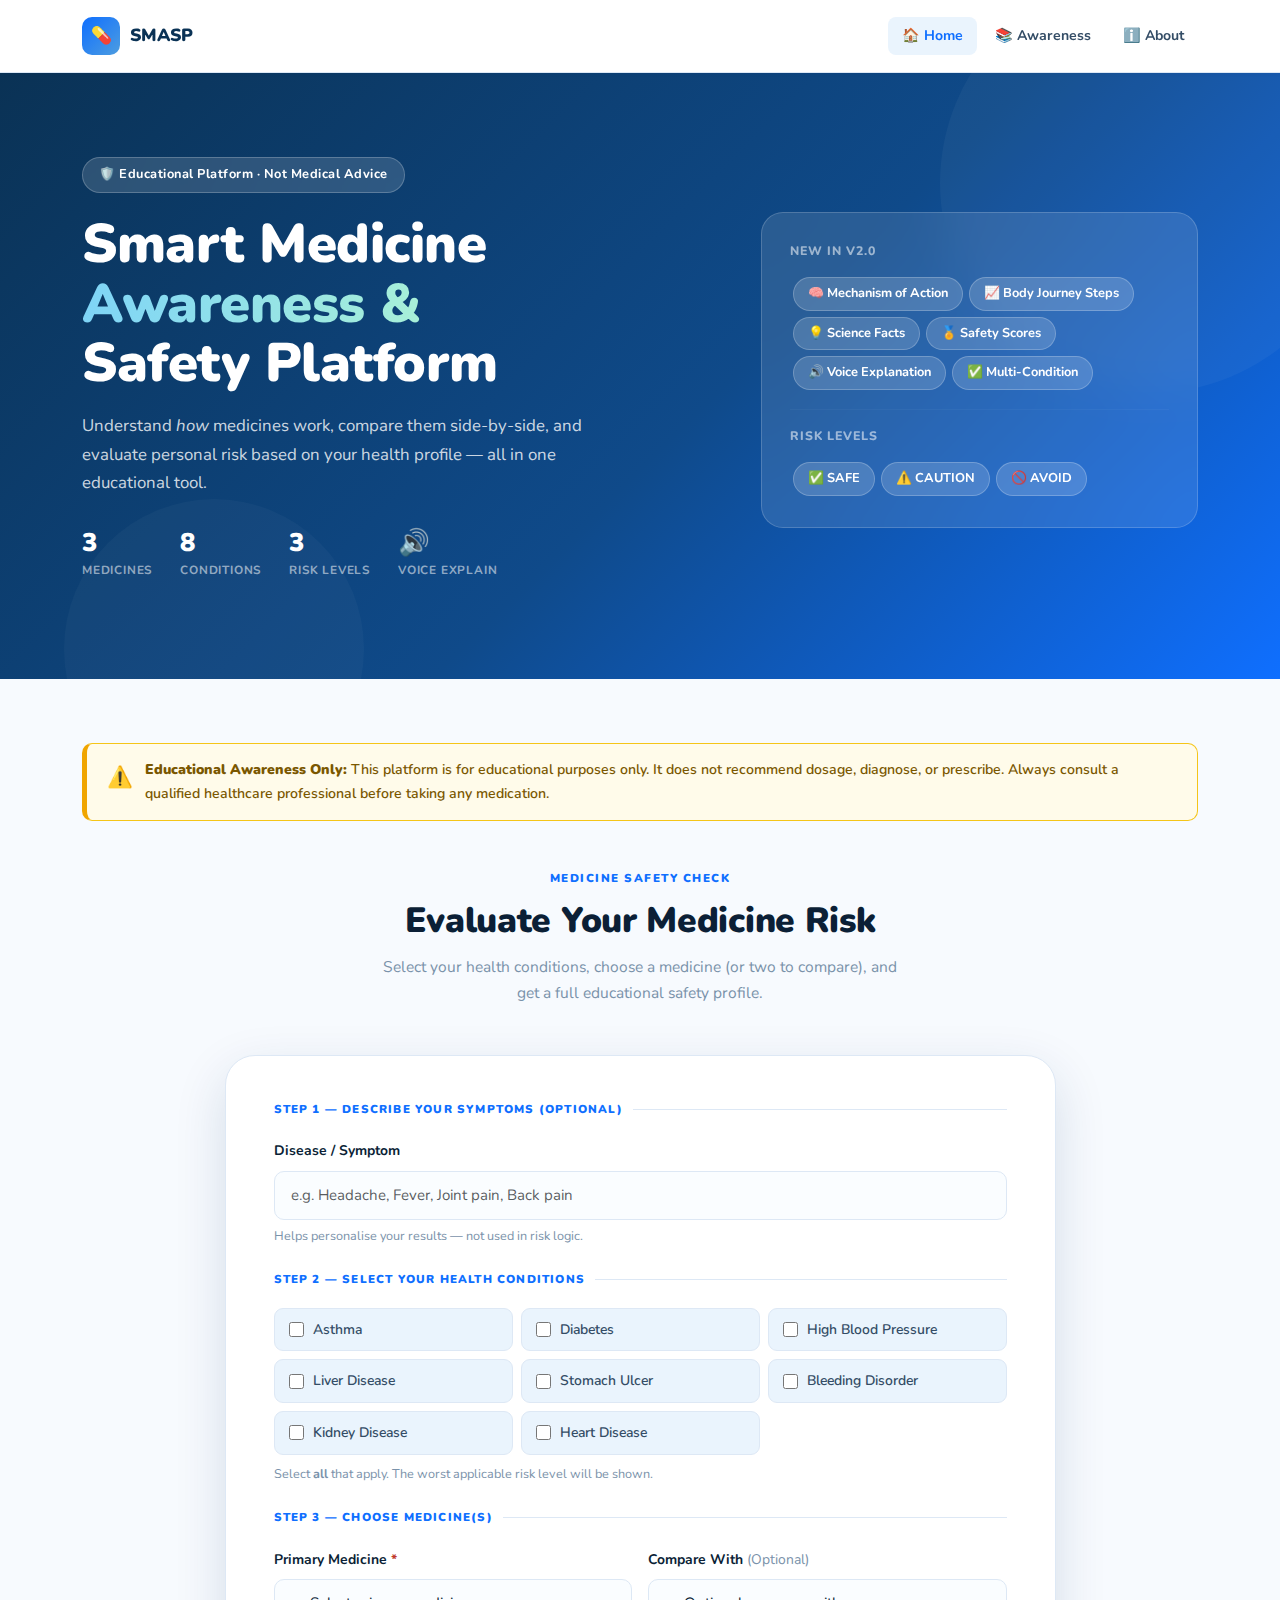
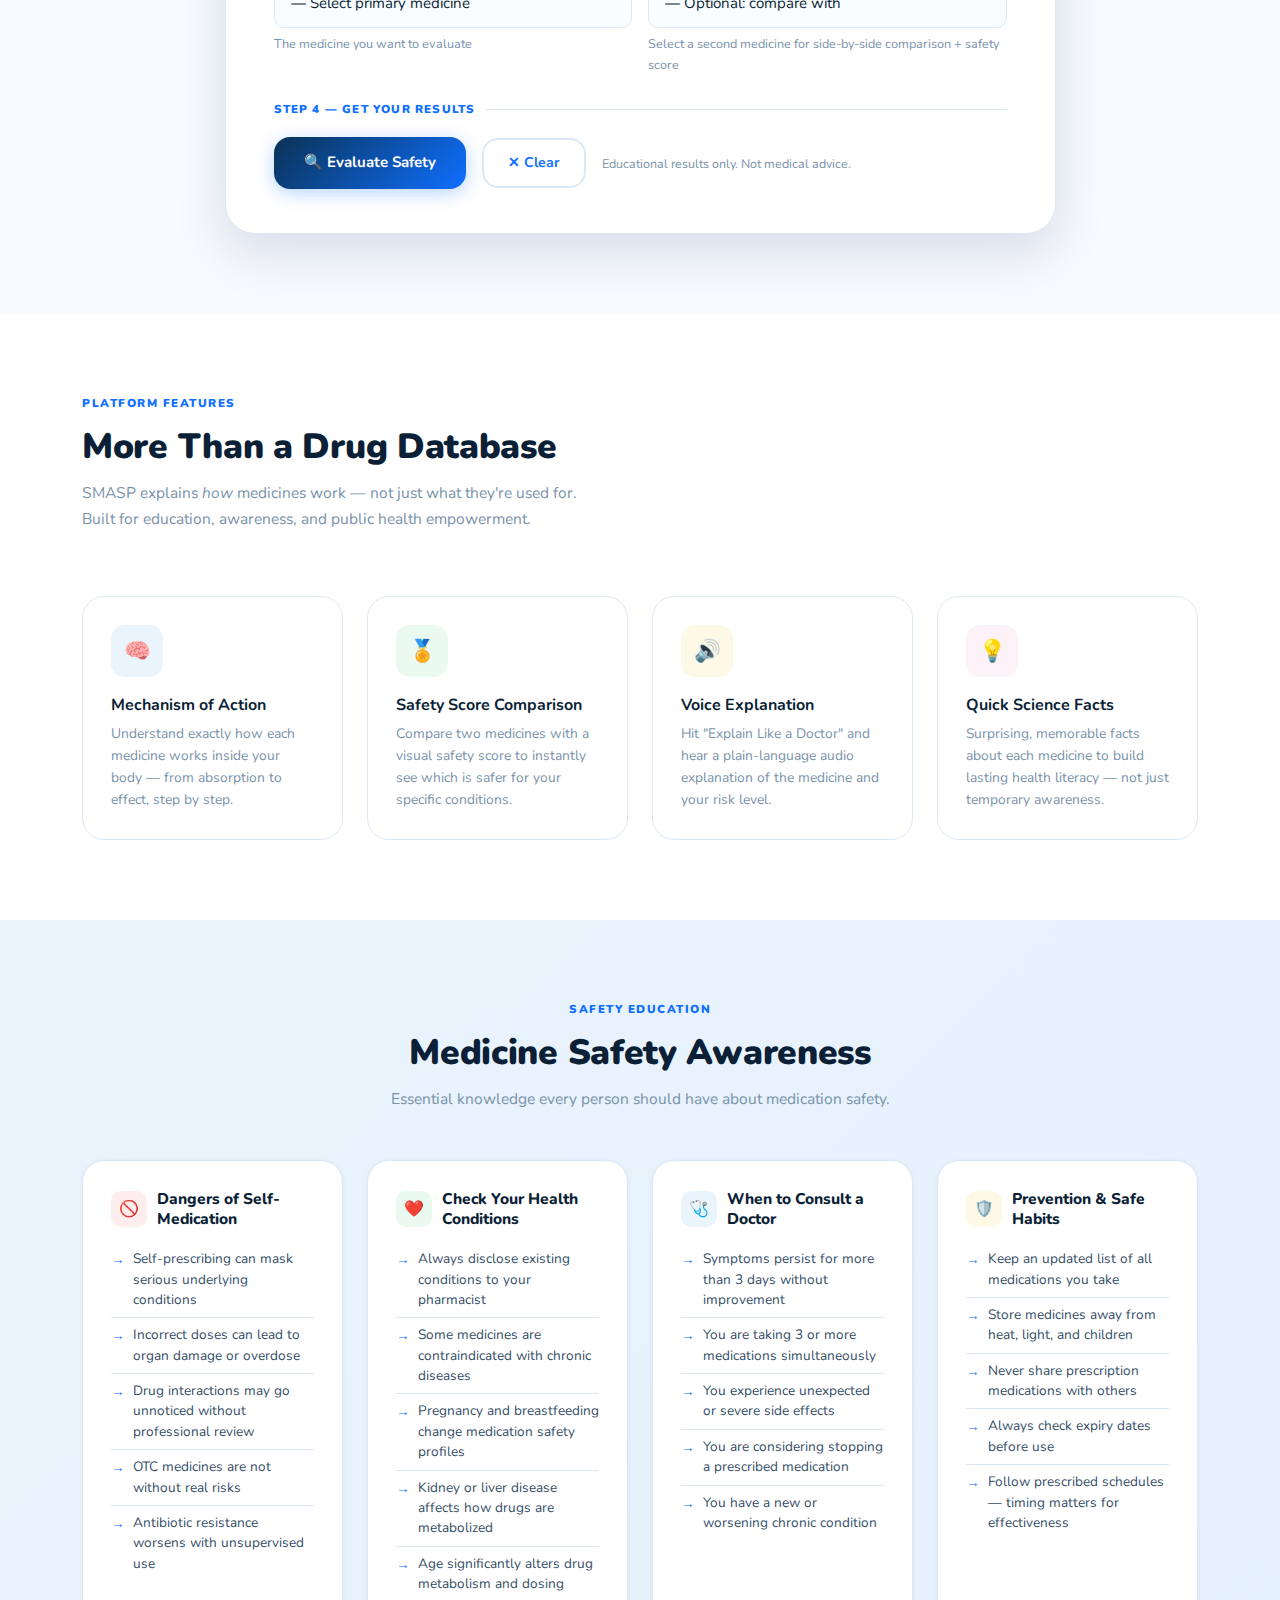
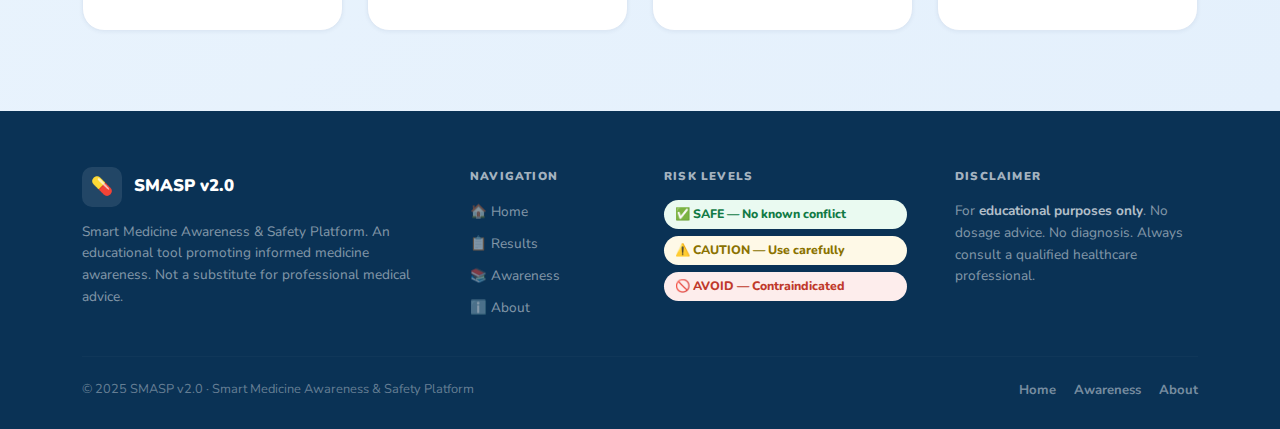
<file: index.html>
<!DOCTYPE html>
<html lang="en">
<head>
  <meta charset="UTF-8" />
  <meta name="viewport" content="width=device-width, initial-scale=1.0" />
  <title>SMASP v2 — Smart Medicine Awareness & Safety Platform</title>
  <meta name="description" content="Understand how medicines work, compare them, and check your risk — for free, educationally."/>
  <link rel="icon" href="data:image/svg+xml,<svg xmlns='http://www.w3.org/2000/svg' viewBox='0 0 100 100'><text y='.9em' font-size='90'>💊</text></svg>"/>
  <link href="https://cdn.jsdelivr.net/npm/bootstrap@5.3.2/dist/css/bootstrap.min.css" rel="stylesheet"/>
  <link rel="stylesheet" href="style.css"/>
</head>
<body data-page="home">

  <!-- ── Navbar ── -->
  <nav class="navbar navbar-expand-lg">
    <div class="container">
      <a class="navbar-brand" href="index.html">
        <span class="brand-icon">💊</span>
        <span>SMASP</span>
      </a>
      <button class="navbar-toggler" type="button" data-bs-toggle="collapse" data-bs-target="#mainNav">
        <span class="navbar-toggler-icon"></span>
      </button>
      <div class="collapse navbar-collapse" id="mainNav">
        <ul class="navbar-nav ms-auto align-items-lg-center gap-1">
          <li class="nav-item"><a class="nav-link active" href="index.html">🏠 Home</a></li>
          <li class="nav-item"><a class="nav-link" href="#awareness">📚 Awareness</a></li>
          <li class="nav-item"><a class="nav-link" href="#about">ℹ️ About</a></li>
        </ul>
      </div>
    </div>
  </nav>

  <!-- ── Hero ── -->
  <section class="hero-section">
    <div class="container">
      <div class="row align-items-center g-5">
        <div class="col-lg-6">
          <div class="hero-badge">🛡️ Educational Platform · Not Medical Advice</div>
          <h1 class="hero-title">
            Smart Medicine<br>
            <span>Awareness &</span><br>
            Safety Platform
          </h1>
          <p class="hero-subtitle">
            Understand <em>how</em> medicines work, compare them side-by-side, and evaluate personal risk based on your health profile — all in one educational tool.
          </p>
          <div class="hero-stats">
            <div class="hero-stat"><span class="num">3</span><span class="label">Medicines</span></div>
            <div class="hero-stat"><span class="num">8</span><span class="label">Conditions</span></div>
            <div class="hero-stat"><span class="num">3</span><span class="label">Risk Levels</span></div>
            <div class="hero-stat"><span class="num">🔊</span><span class="label">Voice Explain</span></div>
          </div>
        </div>
        <div class="col-lg-5 offset-lg-1">
          <div class="hero-card-float">
            <div style="font-size:0.77rem;font-weight:800;text-transform:uppercase;letter-spacing:1px;color:rgba(255,255,255,0.55);margin-bottom:10px;">New in v2.0</div>
            <div class="pill-list">
              <span class="hero-pill">🧠 Mechanism of Action</span>
              <span class="hero-pill">📈 Body Journey Steps</span>
              <span class="hero-pill">💡 Science Facts</span>
              <span class="hero-pill">🏅 Safety Scores</span>
              <span class="hero-pill">🔊 Voice Explanation</span>
              <span class="hero-pill">✅ Multi-Condition</span>
            </div>
            <hr style="border-color:rgba(255,255,255,0.14);margin:16px 0;">
            <div style="font-size:0.77rem;font-weight:800;text-transform:uppercase;letter-spacing:1px;color:rgba(255,255,255,0.55);margin-bottom:10px;">Risk Levels</div>
            <div class="pill-list">
              <span class="hero-pill">✅ SAFE</span>
              <span class="hero-pill">⚠️ CAUTION</span>
              <span class="hero-pill">🚫 AVOID</span>
            </div>
          </div>
        </div>
      </div>
    </div>
  </section>

  <!-- ── Main Section ── -->
  <section style="padding:64px 0 80px;background:var(--warm-white);">
    <div class="container">

      <div class="ethical-notice mb-5">
        <span class="notice-icon">⚠️</span>
        <p><strong>Educational Awareness Only:</strong> This platform is for educational purposes only. It does not recommend dosage, diagnose, or prescribe. Always consult a qualified healthcare professional before taking any medication.</p>
      </div>

      <div class="row justify-content-center">
        <div class="col-lg-9">
          <div class="text-center mb-5">
            <div class="section-label">Medicine Safety Check</div>
            <h2 class="section-title">Evaluate Your Medicine Risk</h2>
            <p class="section-subtitle mx-auto">Select your health conditions, choose a medicine (or two to compare), and get a full educational safety profile.</p>
          </div>

          <div class="search-card">
            <div id="formError" style="display:none;background:#fdedec;border:1px solid #e74c3c;color:#c0392b;padding:12px 16px;border-radius:10px;font-size:0.88rem;font-weight:600;margin-bottom:20px;"></div>

            <form id="searchForm" novalidate>

              <!-- Step 1 -->
              <div class="form-section-title">Step 1 — Describe Your Symptoms (Optional)</div>
              <div class="mb-4">
                <label for="diseaseInput" class="form-label">Disease / Symptom</label>
                <input type="text" id="diseaseInput" class="form-control" placeholder="e.g. Headache, Fever, Joint pain, Back pain"/>
                <div class="form-hint">Helps personalise your results — not used in risk logic.</div>
              </div>

              <!-- Step 2 -->
              <div class="form-section-title">Step 2 — Select Your Health Conditions</div>
              <div class="mb-4">
                <div class="condition-checkbox-grid" id="conditionCheckboxes">
                  <!-- Populated by JS -->
                </div>
                <div class="form-hint mt-2">Select <strong>all</strong> that apply. The worst applicable risk level will be shown.</div>
              </div>

              <!-- Step 3 -->
              <div class="form-section-title">Step 3 — Choose Medicine(s)</div>
              <div class="row g-3 mb-4">
                <div class="col-md-6">
                  <label for="medicine1Select" class="form-label">Primary Medicine <span style="color:var(--avoid-text);">*</span></label>
                  <select id="medicine1Select" class="form-select"><!-- JS --></select>
                  <div class="form-hint">The medicine you want to evaluate</div>
                </div>
                <div class="col-md-6">
                  <label for="medicine2Select" class="form-label">Compare With <span style="color:var(--text-muted);font-weight:400;">(Optional)</span></label>
                  <select id="medicine2Select" class="form-select"><!-- JS --></select>
                  <div class="form-hint">Select a second medicine for side-by-side comparison + safety score</div>
                </div>
              </div>

              <!-- Step 4 -->
              <div class="form-section-title">Step 4 — Get Your Results</div>
              <div class="d-flex align-items-center gap-3 flex-wrap">
                <button type="submit" class="btn-primary-custom">🔍 Evaluate Safety</button>
                <button type="reset" class="btn-secondary-custom">✕ Clear</button>
                <span style="font-size:0.78rem;color:var(--text-muted);">Educational results only. Not medical advice.</span>
              </div>

            </form>
          </div>
        </div>
      </div>
    </div>
  </section>

  <!-- ── Features ── -->
  <section class="features-section" id="about">
    <div class="container">
      <div class="row align-items-center mb-5">
        <div class="col-lg-6">
          <div class="section-label">Platform Features</div>
          <h2 class="section-title">More Than a Drug Database</h2>
          <p class="section-subtitle">SMASP explains <em>how</em> medicines work — not just what they're used for. Built for education, awareness, and public health empowerment.</p>
        </div>
      </div>
      <div class="row g-4">
        <div class="col-md-6 col-lg-3">
          <div class="feature-card">
            <div class="feature-icon blue">🧠</div>
            <h5>Mechanism of Action</h5>
            <p>Understand exactly how each medicine works inside your body — from absorption to effect, step by step.</p>
          </div>
        </div>
        <div class="col-md-6 col-lg-3">
          <div class="feature-card">
            <div class="feature-icon green">🏅</div>
            <h5>Safety Score Comparison</h5>
            <p>Compare two medicines with a visual safety score to instantly see which is safer for your specific conditions.</p>
          </div>
        </div>
        <div class="col-md-6 col-lg-3">
          <div class="feature-card">
            <div class="feature-icon amber">🔊</div>
            <h5>Voice Explanation</h5>
            <p>Hit "Explain Like a Doctor" and hear a plain-language audio explanation of the medicine and your risk level.</p>
          </div>
        </div>
        <div class="col-md-6 col-lg-3">
          <div class="feature-card">
            <div class="feature-icon rose">💡</div>
            <h5>Quick Science Facts</h5>
            <p>Surprising, memorable facts about each medicine to build lasting health literacy — not just temporary awareness.</p>
          </div>
        </div>
      </div>
    </div>
  </section>

  <!-- ── Awareness ── -->
  <section class="awareness-section" id="awareness">
    <div class="container">
      <div class="text-center mb-5">
        <div class="section-label">Safety Education</div>
        <h2 class="section-title">Medicine Safety Awareness</h2>
        <p class="section-subtitle mx-auto">Essential knowledge every person should have about medication safety.</p>
      </div>
      <div class="row g-4" id="awarenessGrid"><!-- JS --></div>
    </div>
  </section>

  <!-- ── Footer ── -->
  <footer>
    <div class="container">
      <div class="row g-5">
        <div class="col-lg-4">
          <div class="footer-brand">
            <span class="brand-icon">💊</span>
            <span>SMASP v2.0</span>
          </div>
          <p>Smart Medicine Awareness & Safety Platform. An educational tool promoting informed medicine awareness. Not a substitute for professional medical advice.</p>
        </div>
        <div class="col-lg-2 col-md-4">
          <div class="footer-heading">Navigation</div>
          <div style="display:flex;flex-direction:column;gap:9px;">
            <a href="index.html" style="color:rgba(255,255,255,0.5);font-size:0.85rem;">🏠 Home</a>
            <a href="result.html" style="color:rgba(255,255,255,0.5);font-size:0.85rem;">📋 Results</a>
            <a href="#awareness" style="color:rgba(255,255,255,0.5);font-size:0.85rem;">📚 Awareness</a>
            <a href="#about" style="color:rgba(255,255,255,0.5);font-size:0.85rem;">ℹ️ About</a>
          </div>
        </div>
        <div class="col-lg-3 col-md-4">
          <div class="footer-heading">Risk Levels</div>
          <div style="display:flex;flex-direction:column;gap:7px;">
            <span class="badge-safe" style="display:inline-flex;gap:6px;">✅ SAFE — No known conflict</span>
            <span class="badge-caution" style="display:inline-flex;gap:6px;">⚠️ CAUTION — Use carefully</span>
            <span class="badge-avoid" style="display:inline-flex;gap:6px;">🚫 AVOID — Contraindicated</span>
          </div>
        </div>
        <div class="col-lg-3 col-md-4">
          <div class="footer-heading">Disclaimer</div>
          <p>For <strong style="color:rgba(255,255,255,0.7);">educational purposes only</strong>. No dosage advice. No diagnosis. Always consult a qualified healthcare professional.</p>
        </div>
      </div>
      <hr class="footer-divider">
      <div class="footer-bottom">
        <span>© 2025 SMASP v2.0 · Smart Medicine Awareness & Safety Platform</span>
        <div class="footer-links">
          <a href="index.html">Home</a>
          <a href="#awareness">Awareness</a>
          <a href="#about">About</a>
        </div>
      </div>
    </div>
  </footer>

  <script src="https://cdn.jsdelivr.net/npm/bootstrap@5.3.2/dist/js/bootstrap.bundle.min.js"></script>
  <script src="script.js"></script>
</body>
</html>
</file>
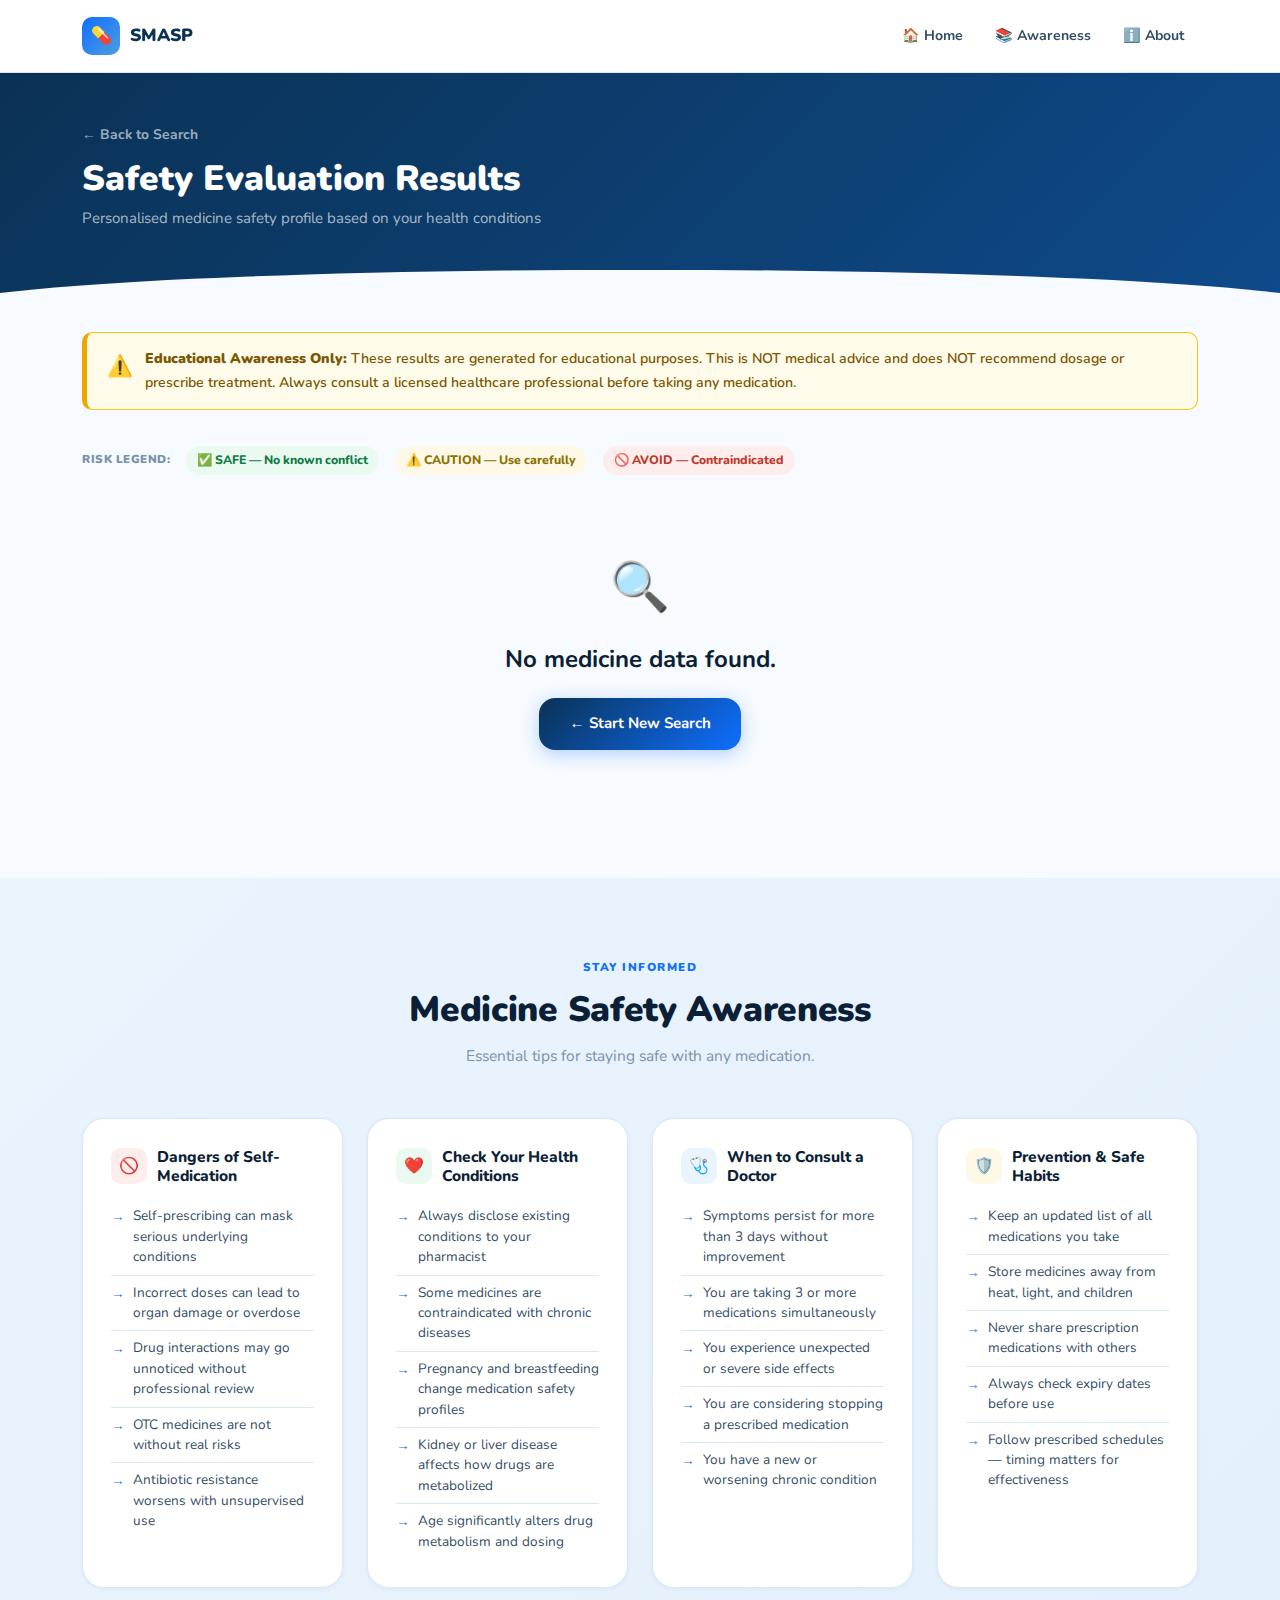
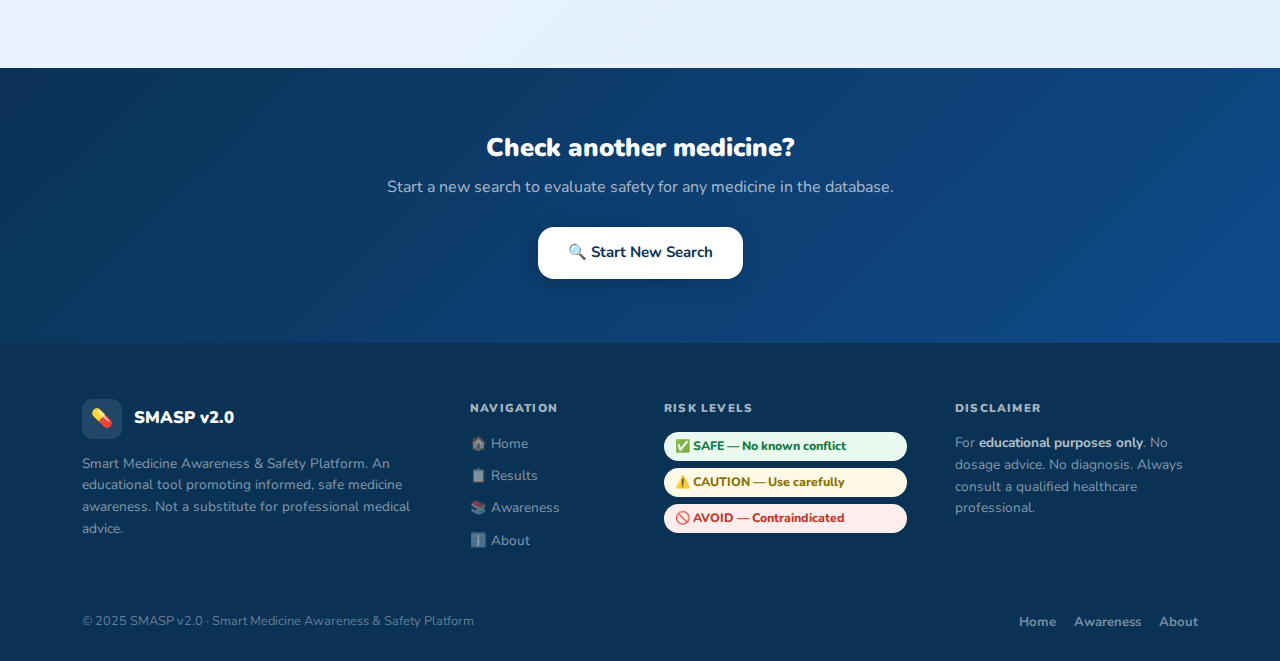
<file: result.html>
<!DOCTYPE html>
<html lang="en">
<head>
  <meta charset="UTF-8" />
  <meta name="viewport" content="width=device-width, initial-scale=1.0" />
  <title>Safety Results — SMASP v2</title>
  <meta name="description" content="Your personalised medicine safety evaluation with mechanism of action, science facts, and voice explanation."/>
  <link rel="icon" href="data:image/svg+xml,<svg xmlns='http://www.w3.org/2000/svg' viewBox='0 0 100 100'><text y='.9em' font-size='90'>💊</text></svg>"/>
  <link href="https://cdn.jsdelivr.net/npm/bootstrap@5.3.2/dist/css/bootstrap.min.css" rel="stylesheet"/>
  <link rel="stylesheet" href="style.css"/>
</head>
<body data-page="result">

  <!-- ── Print Header (hidden on screen, visible on print) ── -->
  <div class="print-header">
    <h2 style="margin:0;font-size:1.4rem;">📄 Personal Medicine Awareness Report</h2>
    <p style="margin:6px 0 0;color:#666;font-size:0.85rem;">Generated by SMASP — Smart Medicine Awareness & Safety Platform · Educational use only</p>
    <p style="margin:4px 0 0;color:#999;font-size:0.8rem;">This is NOT medical advice. Consult a healthcare professional before taking any medication.</p>
  </div>

  <!-- ── Navbar ── -->
  <nav class="navbar navbar-expand-lg">
    <div class="container">
      <a class="navbar-brand" href="index.html">
        <span class="brand-icon">💊</span>
        <span>SMASP</span>
      </a>
      <button class="navbar-toggler" type="button" data-bs-toggle="collapse" data-bs-target="#mainNav">
        <span class="navbar-toggler-icon"></span>
      </button>
      <div class="collapse navbar-collapse" id="mainNav">
        <ul class="navbar-nav ms-auto align-items-lg-center gap-1">
          <li class="nav-item"><a class="nav-link" href="index.html">🏠 Home</a></li>
          <li class="nav-item"><a class="nav-link" href="index.html#awareness">📚 Awareness</a></li>
          <li class="nav-item"><a class="nav-link" href="index.html#about">ℹ️ About</a></li>
        </ul>
      </div>
    </div>
  </nav>

  <!-- ── Result Hero ── -->
  <section class="result-hero">
    <div class="container position-relative" style="z-index:1;">
      <div class="mb-2">
        <a href="index.html" style="color:rgba(255,255,255,0.6);font-size:0.87rem;font-weight:700;text-decoration:none;">← Back to Search</a>
      </div>
      <h1>Safety Evaluation Results</h1>
      <p>Personalised medicine safety profile based on your health conditions</p>
      <div class="mt-3" id="heroChips"><!-- JS --></div>
    </div>
  </section>

  <!-- ── Ethical Notice ── -->
  <div class="container mt-4">
    <div class="ethical-notice">
      <span class="notice-icon">⚠️</span>
      <p><strong>Educational Awareness Only:</strong> These results are generated for educational purposes. This is NOT medical advice and does NOT recommend dosage or prescribe treatment. Always consult a licensed healthcare professional before taking any medication.</p>
    </div>
  </div>

  <!-- ── Results Area ── -->
  <section class="results-area" style="padding: 36px 0 80px;">
    <div class="container">

      <!-- Risk Legend -->
      <div class="d-flex gap-3 flex-wrap mb-4 align-items-center">
        <span style="font-size:0.72rem;font-weight:900;text-transform:uppercase;letter-spacing:0.5px;color:var(--text-muted);">Risk Legend:</span>
        <span class="badge-safe">✅ SAFE — No known conflict</span>
        <span class="badge-caution">⚠️ CAUTION — Use carefully</span>
        <span class="badge-avoid">🚫 AVOID — Contraindicated</span>
      </div>

      <!-- Dynamic content injected here by JS -->
      <div id="resultsContainer">
        <div class="text-center py-5">
          <div style="font-size:2.5rem;margin-bottom:12px;">⏳</div>
          <p class="text-muted">Generating your safety report...</p>
        </div>
      </div>
    </div>
  </section>

  <!-- ── Awareness Panel ── -->
  <section class="awareness-section" id="awareness">
    <div class="container">
      <div class="text-center mb-5">
        <div class="section-label">Stay Informed</div>
        <h2 class="section-title">Medicine Safety Awareness</h2>
        <p class="section-subtitle mx-auto">Essential tips for staying safe with any medication.</p>
      </div>
      <div class="row g-4" id="awarenessGridResult"><!-- JS --></div>
    </div>
  </section>

  <!-- ── CTA ── -->
  <section style="background:linear-gradient(135deg, var(--blue-900), #0f4a8a);padding:64px 0;">
    <div class="container text-center">
      <h3 style="color:white;font-size:1.6rem;font-weight:900;margin-bottom:10px;">Check another medicine?</h3>
      <p style="color:rgba(255,255,255,0.65);margin-bottom:26px;">Start a new search to evaluate safety for any medicine in the database.</p>
      <a href="index.html" class="btn-primary-custom" style="background:white;color:var(--blue-900);box-shadow:0 4px 20px rgba(0,0,0,0.18);">
        🔍 Start New Search
      </a>
    </div>
  </section>

  <!-- ── Footer ── -->
  <footer>
    <div class="container">
      <div class="row g-5">
        <div class="col-lg-4">
          <div class="footer-brand">
            <span class="brand-icon">💊</span>
            <span>SMASP v2.0</span>
          </div>
          <p>Smart Medicine Awareness & Safety Platform. An educational tool promoting informed, safe medicine awareness. Not a substitute for professional medical advice.</p>
        </div>
        <div class="col-lg-2 col-md-4">
          <div class="footer-heading">Navigation</div>
          <div style="display:flex;flex-direction:column;gap:9px;">
            <a href="index.html" style="color:rgba(255,255,255,0.5);font-size:0.85rem;">🏠 Home</a>
            <a href="result.html" style="color:rgba(255,255,255,0.5);font-size:0.85rem;">📋 Results</a>
            <a href="index.html#awareness" style="color:rgba(255,255,255,0.5);font-size:0.85rem;">📚 Awareness</a>
            <a href="index.html#about" style="color:rgba(255,255,255,0.5);font-size:0.85rem;">ℹ️ About</a>
          </div>
        </div>
        <div class="col-lg-3 col-md-4">
          <div class="footer-heading">Risk Levels</div>
          <div style="display:flex;flex-direction:column;gap:7px;">
            <span class="badge-safe" style="display:inline-flex;gap:6px;">✅ SAFE — No known conflict</span>
            <span class="badge-caution" style="display:inline-flex;gap:6px;">⚠️ CAUTION — Use carefully</span>
            <span class="badge-avoid" style="display:inline-flex;gap:6px;">🚫 AVOID — Contraindicated</span>
          </div>
        </div>
        <div class="col-lg-3 col-md-4">
          <div class="footer-heading">Disclaimer</div>
          <p>For <strong style="color:rgba(255,255,255,0.7);">educational purposes only</strong>. No dosage advice. No diagnosis. Always consult a qualified healthcare professional.</p>
        </div>
      </div>
      <hr class="footer-divider">
      <div class="footer-bottom">
        <span>© 2025 SMASP v2.0 · Smart Medicine Awareness & Safety Platform</span>
        <div class="footer-links">
          <a href="index.html">Home</a>
          <a href="index.html#awareness">Awareness</a>
          <a href="index.html#about">About</a>
        </div>
      </div>
    </div>
  </footer>

  <script src="https://cdn.jsdelivr.net/npm/bootstrap@5.3.2/dist/js/bootstrap.bundle.min.js"></script>
  <script src="script.js"></script>
</body>
</html>
</file>
<file: style.css>
/* ============================================
   SMASP v2.0 — Upgraded Stylesheet
   ============================================ */

@import url('https://fonts.googleapis.com/css2?family=Nunito:wght@300;400;500;600;700;800;900&family=Lora:ital,wght@0,400;1,400&display=swap');

/* ── Root Variables ── */
:root {
  --blue-900: #0a3255;
  --blue-800: #0f5299;
  --blue-700: #0f6fff;
  --blue-500: #4d9de0;
  --blue-300: #93c9f0;
  --blue-100: #d6eaf8;
  --blue-50:  #eaf4fd;

  --green:    #1fbf75;
  --green-bg: #eafaf1;
  --green-dk: #117a45;

  --warm-white: #f7fafe;
  --card-bg:    #ffffff;
  --border:     #dde8f5;
  --border-mid: #c5d8ef;

  --text-dark:  #0b1f36;
  --text-body:  #344d66;
  --text-muted: #7a92aa;

  --safe-bg:      #eafaf1;
  --safe-border:  #1fbf75;
  --safe-text:    #117a45;
  --caution-bg:   #fef9e7;
  --caution-border:#d4b800;
  --caution-text: #8a7200;
  --avoid-bg:     #fdedec;
  --avoid-border: #e74c3c;
  --avoid-text:   #c0392b;

  --shadow-xs:  0 1px 4px rgba(15,50,100,0.06);
  --shadow-sm:  0 3px 12px rgba(15,50,100,0.08);
  --shadow-md:  0 8px 28px rgba(15,50,100,0.12);
  --shadow-lg:  0 18px 52px rgba(15,50,100,0.14);

  --radius-sm: 10px;
  --radius-md: 16px;
  --radius-lg: 22px;
  --radius-xl: 30px;

  --transition: all 0.26s cubic-bezier(0.4, 0, 0.2, 1);
}

/* ── Base ── */
*, *::before, *::after { box-sizing: border-box; }
html { scroll-behavior: smooth; }
body {
  font-family: 'Nunito', sans-serif;
  background: var(--warm-white);
  color: var(--text-body);
  line-height: 1.7;
  -webkit-font-smoothing: antialiased;
}
h1,h2,h3,h4,h5,h6 { font-family:'Nunito',sans-serif; font-weight:700; color:var(--text-dark); line-height:1.25; }
p { color: var(--text-body); }
a { color: var(--blue-700); text-decoration: none; transition: var(--transition); }
a:hover { color: var(--blue-900); }

/* ── Navbar ── */
.navbar {
  background: white !important;
  border-bottom: 1px solid var(--border);
  box-shadow: var(--shadow-xs);
  padding: 12px 0;
  position: sticky; top: 0; z-index: 1000;
}
.navbar-brand {
  font-weight: 900; font-size: 1.1rem;
  color: var(--blue-900) !important;
  display: flex; align-items: center; gap: 10px;
}
.brand-icon {
  width: 38px; height: 38px;
  background: linear-gradient(135deg, var(--blue-700), var(--blue-500));
  border-radius: 10px;
  display: flex; align-items: center; justify-content: center;
  font-size: 1.05rem; color: white; flex-shrink: 0;
}
.nav-link {
  font-weight: 700; font-size: 0.88rem;
  color: var(--text-body) !important;
  padding: 7px 14px !important;
  border-radius: 8px; transition: var(--transition);
}
.nav-link:hover { background: var(--blue-50); color: var(--blue-800) !important; }
.nav-link.active { background: var(--blue-50); color: var(--blue-700) !important; }

/* ── Hero ── */
.hero-section {
  background: linear-gradient(135deg, var(--blue-900) 0%, #0f4a8a 55%, var(--blue-700) 100%);
  padding: 84px 0 96px;
  position: relative; overflow: hidden;
}
.hero-section::before {
  content: ''; position: absolute; top: -100px; right: -80px;
  width: 420px; height: 420px;
  background: rgba(255,255,255,0.04); border-radius: 50%;
}
.hero-section::after {
  content: ''; position: absolute; bottom: -120px; left: 5%;
  width: 300px; height: 300px;
  background: rgba(255,255,255,0.03); border-radius: 50%;
}
.hero-badge {
  display: inline-flex; align-items: center; gap: 8px;
  background: rgba(255,255,255,0.14); border: 1px solid rgba(255,255,255,0.22);
  color: white; font-size: 0.8rem; font-weight: 700; letter-spacing: 0.5px;
  padding: 6px 16px; border-radius: 30px; margin-bottom: 22px; backdrop-filter: blur(10px);
}
.hero-title {
  font-size: clamp(2rem, 4.5vw, 3.4rem); font-weight: 900;
  color: white; line-height: 1.1; margin-bottom: 18px; letter-spacing: -0.5px;
}
.hero-title span {
  background: linear-gradient(90deg, #7ed4f7, #a8f0d8);
  -webkit-background-clip: text; -webkit-text-fill-color: transparent; background-clip: text;
}
.hero-subtitle { color: rgba(255,255,255,0.8); font-size: 1.05rem; max-width: 520px; margin-bottom: 32px; }
.hero-stats { display: flex; gap: 28px; flex-wrap: wrap; }
.hero-stat .num { display:block; font-size:1.6rem; font-weight:900; color:white; line-height:1; }
.hero-stat .label { font-size:0.74rem; color:rgba(255,255,255,0.55); font-weight:700; letter-spacing:0.8px; text-transform:uppercase; }
.hero-card-float {
  background: rgba(255,255,255,0.11); border: 1px solid rgba(255,255,255,0.18);
  border-radius: var(--radius-lg); backdrop-filter: blur(20px); padding: 28px; color: white;
}
.hero-pill {
  display: inline-flex; background: rgba(255,255,255,0.16); border: 1px solid rgba(255,255,255,0.22);
  color: white; font-size: 0.8rem; font-weight: 700; padding: 5px 14px; border-radius: 20px; margin: 3px;
}
.pill-list { display: flex; flex-wrap: wrap; margin-top: 12px; }

/* ── Ethical Notice ── */
.ethical-notice {
  background: #fffbea; border: 1px solid #f5c518; border-left: 5px solid #f0a500;
  border-radius: var(--radius-sm); padding: 14px 20px;
  display: flex; align-items: flex-start; gap: 12px;
}
.ethical-notice p { margin: 0; font-size: 0.88rem; font-weight: 600; color: #7a5700; }
.notice-icon { font-size: 1.3rem; flex-shrink: 0; margin-top: 2px; }

/* ── Search Card ── */
.search-card {
  background: var(--card-bg); border-radius: var(--radius-xl);
  box-shadow: var(--shadow-lg); border: 1px solid var(--border);
  padding: 44px 48px;
  animation: slideUp 0.45s ease both;
}
@keyframes slideUp {
  from { opacity:0; transform: translateY(22px); }
  to   { opacity:1; transform: translateY(0); }
}
.form-section-title {
  font-size: 0.72rem; font-weight: 900; text-transform: uppercase;
  letter-spacing: 1.2px; color: var(--blue-700); margin-bottom: 18px;
  display: flex; align-items: center; gap: 10px;
}
.form-section-title::after { content:''; flex:1; height:1px; background:var(--border); }
.form-label { font-weight: 700; font-size: 0.87rem; color: var(--text-dark); margin-bottom: 8px; }
.form-control, .form-select {
  border: 1.5px solid var(--border); border-radius: var(--radius-sm);
  padding: 12px 16px; font-family: 'Nunito',sans-serif; font-size: 0.94rem;
  color: var(--text-dark); background: #fafdff; transition: var(--transition);
}
.form-control:focus, .form-select:focus {
  border-color: var(--blue-500); box-shadow: 0 0 0 4px rgba(15,111,255,0.1);
  background: white; outline: none;
}
.form-hint { font-size: 0.79rem; color: var(--text-muted); margin-top: 5px; }

/* ── Condition Checkboxes ── */
.condition-checkbox-grid {
  display: grid; grid-template-columns: repeat(auto-fill, minmax(180px, 1fr)); gap: 8px;
}
.condition-check-label {
  display: flex; align-items: center; gap: 9px;
  background: var(--blue-50); border: 1.5px solid var(--border);
  border-radius: 9px; padding: 9px 14px;
  font-size: 0.87rem; font-weight: 600; color: var(--text-body);
  cursor: pointer; transition: var(--transition); user-select: none;
}
.condition-check-label:hover { border-color: var(--blue-500); background: var(--blue-100); }
.condition-check-label input[type="checkbox"] { accent-color: var(--blue-700); width: 15px; height: 15px; }
.condition-check-label:has(input:checked) {
  border-color: var(--blue-700); background: var(--blue-100); color: var(--blue-900);
}

/* ── Buttons ── */
.btn-primary-custom {
  background: linear-gradient(135deg, var(--blue-900), var(--blue-700));
  color: white; border: none; border-radius: var(--radius-md);
  padding: 13px 30px; font-family: 'Nunito',sans-serif; font-weight: 700;
  font-size: 0.94rem; cursor: pointer; transition: var(--transition);
  box-shadow: 0 4px 18px rgba(15,111,255,0.3);
  display: inline-flex; align-items: center; gap: 8px; text-decoration: none;
}
.btn-primary-custom:hover { transform: translateY(-2px); box-shadow: 0 8px 28px rgba(15,111,255,0.4); color: white; }
.btn-primary-custom:active { transform: translateY(0); }

.btn-secondary-custom {
  background: white; color: var(--blue-700); border: 2px solid var(--border);
  border-radius: var(--radius-md); padding: 11px 24px;
  font-family: 'Nunito',sans-serif; font-weight: 700; font-size: 0.88rem;
  cursor: pointer; transition: var(--transition);
  display: inline-flex; align-items: center; gap: 8px;
}
.btn-secondary-custom:hover { border-color: var(--blue-500); background: var(--blue-50); transform: translateY(-1px); }

/* ── Features Section ── */
.features-section { padding: 80px 0; background: white; }
.section-label { font-size:0.72rem; font-weight:900; text-transform:uppercase; letter-spacing:1.5px; color:var(--blue-700); margin-bottom:10px; }
.section-title { font-size:clamp(1.6rem,3vw,2.2rem); font-weight:900; color:var(--text-dark); margin-bottom:12px; letter-spacing:-0.3px; }
.section-subtitle { color:var(--text-muted); font-size:0.97rem; max-width:520px; }

.feature-card {
  background: var(--card-bg); border: 1px solid var(--border);
  border-radius: var(--radius-lg); padding: 28px; height: 100%;
  transition: var(--transition); position: relative; overflow: hidden;
}
.feature-card::before {
  content: ''; position: absolute; top:0;left:0;right:0; height:3px;
  background: linear-gradient(90deg, var(--blue-700), var(--green));
  transform: scaleX(0); transform-origin: left; transition: var(--transition);
}
.feature-card:hover { box-shadow: var(--shadow-md); transform: translateY(-4px); border-color: var(--blue-100); }
.feature-card:hover::before { transform: scaleX(1); }
.feature-icon { width:52px;height:52px;border-radius:14px;display:flex;align-items:center;justify-content:center;font-size:1.35rem;margin-bottom:18px; }
.feature-icon.blue  { background: var(--blue-50); }
.feature-icon.green { background: var(--green-bg); }
.feature-icon.amber { background: #fef9e7; }
.feature-icon.rose  { background: #fdf2f8; }
.feature-card h5 { font-size:1rem; font-weight:700; margin-bottom:8px; }
.feature-card p { font-size:0.86rem; color:var(--text-muted); margin:0; line-height:1.6; }

/* ── Result Hero ── */
.result-hero {
  background: linear-gradient(135deg, var(--blue-900) 0%, #0f4a8a 100%);
  padding: 48px 0 60px; position: relative; overflow: hidden;
}
.result-hero::after {
  content: ''; position: absolute; bottom: -2px; left: 0; right: 0; height: 40px;
  background: var(--warm-white);
  clip-path: ellipse(55% 100% at 50% 100%);
}
.result-hero h1 { color: white; font-size: clamp(1.5rem,3vw,2.2rem); font-weight: 900; margin-bottom: 6px; }
.result-hero p { color: rgba(255,255,255,0.65); font-size: 0.94rem; }
.query-chip {
  display: inline-flex; align-items: center; gap: 6px;
  background: rgba(255,255,255,0.16); border: 1px solid rgba(255,255,255,0.26);
  color: white; font-size: 0.8rem; font-weight: 700; padding: 5px 13px;
  border-radius: 20px; margin: 3px;
}

/* ── Medicine Card ── */
.medicine-card {
  background: var(--card-bg); border-radius: var(--radius-lg);
  box-shadow: var(--shadow-md); border: 1px solid var(--border); overflow: hidden;
  animation: cardReveal 0.5s ease both;
}
.medicine-card:nth-child(2) { animation-delay: 0.12s; }
@keyframes cardReveal {
  from { opacity:0; transform: translateY(20px) scale(0.98); }
  to   { opacity:1; transform: translateY(0) scale(1); }
}
.medicine-card-header {
  padding: 24px 26px 18px; border-bottom: 1px solid var(--border);
  display: flex; align-items: flex-start; justify-content: space-between; gap: 12px;
}
.med-category-tag {
  font-size: 0.7rem; font-weight: 900; text-transform: uppercase; letter-spacing: 0.8px;
  color: var(--text-muted); margin-bottom: 3px;
}
.medicine-card-header h3 { font-size: 1.3rem; font-weight: 900; margin: 0 0 3px; }
.use-tag { font-size: 0.82rem; color: var(--text-muted); font-weight: 600; }

/* ── Risk Badge ── */
.risk-badge {
  display: inline-flex; align-items: center; gap: 6px;
  font-size: 0.82rem; font-weight: 900; padding: 8px 16px; border-radius: 30px; border: 2px solid;
  white-space: nowrap; flex-shrink: 0;
}
.risk-badge.safe    { background:var(--safe-bg);    border-color:var(--safe-border);    color:var(--safe-text); }
.risk-badge.caution { background:var(--caution-bg); border-color:var(--caution-border); color:var(--caution-text); }
.risk-badge.avoid   { background:var(--avoid-bg);   border-color:var(--avoid-border);   color:var(--avoid-text); }

/* ── Risk Gauge ── */
.risk-gauge-wrap { padding: 16px 26px 4px; }
.risk-gauge-labels {
  display: flex; justify-content: space-between;
  font-size: 0.68rem; font-weight: 900; text-transform: uppercase;
  letter-spacing: 0.5px; margin-bottom: 6px;
}
.risk-gauge-track {
  height: 8px; background: var(--border); border-radius: 20px;
  position: relative; overflow: visible;
}
.risk-gauge-fill {
  height: 100%; border-radius: 20px;
  transition: width 1s cubic-bezier(0.4,0,0.2,1) 0.3s;
}
.risk-gauge-pointer {
  position: absolute; top: -4px;
  width: 16px; height: 16px;
  background: white; border: 2.5px solid #555;
  border-radius: 50%; transform: translateX(-50%);
  transition: left 1s cubic-bezier(0.4,0,0.2,1) 0.3s;
}

/* ── Risk Reason ── */
.risk-reason {
  margin: 14px 26px 0;
  padding: 12px 16px;
  border-radius: var(--radius-sm);
  font-size: 0.87rem; font-weight: 600;
  display: flex; align-items: flex-start; gap: 10px;
  border-left: 4px solid;
}
.risk-reason-icon { font-size: 1rem; flex-shrink: 0; margin-top: 2px; }
.risk-reason.safe    { background:var(--safe-bg);    border-color:var(--safe-border);    color:var(--safe-text); }
.risk-reason.caution { background:var(--caution-bg); border-color:var(--caution-border); color:var(--caution-text); }
.risk-reason.avoid   { background:var(--avoid-bg);   border-color:var(--avoid-border);   color:var(--avoid-text); }

/* ── Card Body ── */
.medicine-card-body { padding: 18px 26px 26px; }
.info-row { display: flex; gap: 12px; margin-bottom: 16px; flex-wrap: wrap; }
.info-chip {
  display: flex; flex-direction: column;
  background: var(--blue-50); border: 1px solid var(--blue-100);
  border-radius: 10px; padding: 10px 14px; flex: 1; min-width: 130px;
}
.chip-label { font-size: 0.69rem; font-weight: 900; text-transform: uppercase; letter-spacing: 0.5px; color: var(--blue-700); margin-bottom: 3px; }
.chip-value { font-size: 0.86rem; font-weight: 600; color: var(--text-dark); line-height: 1.4; }

/* ── Expandable Sections ── */
.expand-section {
  border: 1.5px solid var(--border); border-radius: var(--radius-sm);
  margin-bottom: 10px; overflow: hidden; transition: var(--transition);
}
.expand-section[open] { border-color: var(--blue-300); }

.expand-summary {
  display: flex; align-items: center; justify-content: space-between;
  padding: 13px 16px; cursor: pointer; list-style: none;
  font-weight: 700; font-size: 0.9rem; color: var(--text-dark);
  background: white; transition: var(--transition);
}
.expand-summary::-webkit-details-marker { display: none; }
.expand-summary:hover { background: var(--blue-50); }
.expand-chevron { font-size: 1.2rem; transition: transform 0.2s; color: var(--text-muted); }
.expand-section[open] .expand-chevron { transform: rotate(90deg); }

.expand-body {
  padding: 16px;
  border-top: 1px solid var(--border);
  background: #fafcff;
  animation: fadeIn 0.2s ease;
}
@keyframes fadeIn { from{opacity:0;transform:translateY(-6px)} to{opacity:1;transform:translateY(0)} }

/* ── Mechanism Box ── */
.mechanism-box {
  background: white; border: 1px solid var(--border); border-radius: 10px;
  padding: 14px 16px;
}
.mechanism-label {
  font-size: 0.7rem; font-weight: 900; text-transform: uppercase;
  letter-spacing: 0.8px; color: var(--blue-700); margin-bottom: 6px;
}
.mechanism-box p { font-size: 0.88rem; color: var(--text-body); margin: 0; line-height: 1.6; }

.learn-more-tag {
  background: #eaf4fd; border: 1px solid var(--blue-100);
  border-radius: 8px; padding: 10px 14px;
  font-size: 0.82rem; font-weight: 600; color: var(--blue-800);
  margin-top: 12px;
}

/* ── Process Steps ── */
.mech-steps-title {
  font-size: 0.72rem; font-weight: 900; text-transform: uppercase;
  letter-spacing: 0.8px; color: var(--text-muted);
  margin: 18px 0 12px;
}
.mech-steps {
  display: flex; flex-direction: column; gap: 0;
  background: white; border: 1px solid var(--border);
  border-radius: 12px; padding: 14px 16px;
}
.mech-step {
  display: flex; align-items: center; gap: 12px;
  position: relative;
}
.mech-step-icon {
  width: 38px; height: 38px; border-radius: 10px;
  background: var(--blue-50); display: flex; align-items: center;
  justify-content: center; font-size: 1.1rem; flex-shrink: 0;
  border: 1px solid var(--blue-100);
}
.mech-step-content { flex: 1; }
.mech-step-content strong { display: block; font-size: 0.86rem; font-weight: 700; color: var(--text-dark); }
.mech-step-content span  { display: block; font-size: 0.78rem; color: var(--text-muted); }
.mech-arrow {
  text-align: center; font-size: 1.1rem; color: var(--blue-300);
  padding: 4px 0 4px 19px; line-height: 1;
}

/* ── Did You Know ── */
.dyk-grid { display: flex; flex-direction: column; gap: 8px; }
.dyk-fact {
  display: flex; gap: 10px; align-items: flex-start;
  background: #fffdf0; border: 1px solid #f5e87a;
  border-radius: 9px; padding: 10px 14px;
  font-size: 0.86rem; color: var(--text-body); line-height: 1.5;
}
.dyk-bullet { font-size: 1rem; flex-shrink: 0; }

/* ── Who Cannot Use ── */
.who-cannot-list { padding: 0; list-style: none; margin: 0; display: flex; flex-direction: column; gap: 6px; }
.who-cannot-list li {
  display: flex; align-items: flex-start; gap: 8px;
  background: var(--avoid-bg); border: 1px solid #fadbd8;
  border-radius: 8px; padding: 9px 13px;
  font-size: 0.86rem; font-weight: 600; color: var(--avoid-text);
}
.who-cannot-list li::before { content: '✕'; font-weight: 900; flex-shrink: 0; }

/* ── Voice Button ── */
.voice-btn {
  margin-top: 16px;
  background: linear-gradient(135deg, #0a3255, #0f6fff);
  color: white; border: none; border-radius: 30px;
  padding: 10px 22px; font-family: 'Nunito',sans-serif;
  font-size: 0.86rem; font-weight: 700; cursor: pointer;
  transition: var(--transition);
  display: flex; align-items: center; gap: 8px;
  box-shadow: 0 4px 14px rgba(15,111,255,0.25);
}
.voice-btn:hover { transform: translateY(-1px); box-shadow: 0 7px 20px rgba(15,111,255,0.35); }

/* ── Safety Score Banner ── */
.safety-score-banner {
  background: white; border: 1.5px solid var(--border);
  border-radius: var(--radius-lg); padding: 28px 30px;
  margin-bottom: 24px; box-shadow: var(--shadow-sm);
  animation: cardReveal 0.45s ease both;
}
.ssb-header {
  display: flex; align-items: center; gap: 12px; flex-wrap: wrap; margin-bottom: 20px;
}
.ssb-header span:first-child { font-size: 1.5rem; }
.ssb-header h5 { font-size: 1.05rem; font-weight: 800; margin: 0; }
.ssb-winner {
  background: var(--green-bg); border: 1px solid var(--safe-border);
  color: var(--safe-text); font-size: 0.85rem; font-weight: 700;
  padding: 6px 14px; border-radius: 20px; margin-left: auto;
}
.ssb-scores { display: flex; flex-direction: column; gap: 14px; }
.ssb-score-item { display: flex; align-items: center; gap: 12px; flex-wrap: wrap; }
.ssb-med-name { font-size: 0.9rem; font-weight: 700; color: var(--text-dark); min-width: 120px; }
.ssb-bar-wrap { flex: 1; height: 10px; background: var(--border); border-radius: 20px; overflow: hidden; }
.ssb-bar { height: 100%; border-radius: 20px; transition: width 1.2s cubic-bezier(0.4,0,0.2,1) 0.4s; }
.ssb-label {
  font-size: 0.78rem; font-weight: 900; padding: 4px 12px; border-radius: 20px;
  white-space: nowrap;
}
.ssb-label.safe    { background:var(--safe-bg);    color:var(--safe-text); }
.ssb-label.caution { background:var(--caution-bg); color:var(--caution-text); }
.ssb-label.avoid   { background:var(--avoid-bg);   color:var(--avoid-text); }
.ssb-note { font-size: 0.78rem; color: var(--text-muted); margin: 14px 0 0; }

/* ── Comparison Table ── */
.comparison-section {
  background: white; border-radius: var(--radius-lg);
  box-shadow: var(--shadow-md); border: 1px solid var(--border); overflow: hidden;
  animation: cardReveal 0.5s 0.25s ease both;
}
.comp-header {
  background: linear-gradient(135deg, var(--blue-900), #0f4a8a);
  padding: 20px 26px; display: flex; align-items: center; gap: 12px;
}
.comp-header h4 { color: white; font-size: 1rem; font-weight: 700; margin: 0; }
.comparison-table { width: 100%; border-collapse: collapse; }
.comparison-table th {
  background: var(--blue-50); padding: 13px 18px;
  font-size: 0.78rem; font-weight: 900; text-transform: uppercase;
  letter-spacing: 0.5px; color: var(--blue-800); text-align: left;
  border-bottom: 1px solid var(--border);
}
.comparison-table th:first-child { width: 26%; color: var(--text-muted); }
.comparison-table td {
  padding: 13px 18px; font-size: 0.88rem; color: var(--text-body);
  border-bottom: 1px solid var(--border); vertical-align: top;
}
.comparison-table td:first-child { font-weight: 700; color: var(--text-dark); font-size: 0.83rem; }
.comparison-table tr:last-child td { border-bottom: none; }
.comparison-table tr:hover td { background: var(--blue-50); }
.comp-risk-cell {
  display: inline-flex; align-items: center; gap: 5px;
  font-size: 0.8rem; font-weight: 800; padding: 4px 12px; border-radius: 20px;
}
.comp-risk-cell.safe    { background:var(--safe-bg);    color:var(--safe-text); }
.comp-risk-cell.caution { background:var(--caution-bg); color:var(--caution-text); }
.comp-risk-cell.avoid   { background:var(--avoid-bg);   color:var(--avoid-text); }

/* ── Compare Prompt ── */
.compare-prompt {
  background: var(--blue-50); border: 2px dashed var(--blue-200);
  border-radius: var(--radius-lg); padding: 40px 28px;
  min-height: 300px;
}
.compare-prompt h6 { font-size: 1.05rem; font-weight: 700; color: var(--text-dark); margin-bottom: 8px; }
.compare-prompt p { font-size: 0.88rem; color: var(--text-muted); }

/* ── Back Row ── */
.back-row { display: flex; align-items: center; gap: 12px; flex-wrap: wrap; padding-top: 16px; }

/* ── Awareness Section ── */
.awareness-section {
  background: linear-gradient(135deg, var(--blue-50) 0%, #e4f0fc 100%);
  padding: 80px 0;
}
.awareness-card {
  background: white; border-radius: var(--radius-lg); padding: 28px;
  border: 1px solid var(--border); box-shadow: var(--shadow-xs); height: 100%;
  transition: var(--transition);
}
.awareness-card:hover { box-shadow: var(--shadow-md); transform: translateY(-3px); }
.awareness-card h5 { font-size: 0.97rem; font-weight: 800; color: var(--text-dark); margin-bottom: 14px; display: flex; align-items: center; gap: 10px; }
.aw-icon { width:36px;height:36px;border-radius:10px;display:flex;align-items:center;justify-content:center;font-size:1rem;flex-shrink:0; }
.awareness-card ul { padding: 0; list-style: none; margin: 0; }
.awareness-card ul li {
  font-size: 0.85rem; color: var(--text-body); padding: 7px 0;
  border-bottom: 1px solid var(--border);
  display: flex; align-items: flex-start; gap: 8px; line-height: 1.5;
}
.awareness-card ul li:last-child { border-bottom: none; }
.awareness-card ul li::before { content:'→'; color:var(--blue-700); font-weight:900; flex-shrink:0; margin-top:1px; }

/* ── Footer ── */
footer { background: var(--blue-900); color: white; padding: 56px 0 28px; }
.footer-brand { display:flex;align-items:center;gap:12px;margin-bottom:14px; }
.footer-brand .brand-icon { width:40px;height:40px;background:rgba(255,255,255,0.1);border-radius:10px;display:flex;align-items:center;justify-content:center;font-size:1.1rem; }
.footer-brand span { font-size:1.05rem;font-weight:900; }
footer p { color:rgba(255,255,255,0.5);font-size:0.85rem;line-height:1.6; }
.footer-divider { border-color:rgba(255,255,255,0.1);margin:32px 0 22px; }
.footer-bottom { display:flex;align-items:center;justify-content:space-between;flex-wrap:wrap;gap:12px; }
.footer-bottom span { color:rgba(255,255,255,0.38);font-size:0.8rem; }
.footer-heading { color:rgba(255,255,255,0.65);font-size:0.72rem;font-weight:900;text-transform:uppercase;letter-spacing:1.2px;margin-bottom:14px; }
.footer-links { display:flex;gap:18px; }
.footer-links a { color:rgba(255,255,255,0.45);font-size:0.82rem;font-weight:700;transition:var(--transition); }
.footer-links a:hover { color:white; }

/* ── Misc Badges ── */
.badge-safe    { background:var(--safe-bg);   color:var(--safe-text);    padding:4px 11px;border-radius:20px;font-size:0.77rem;font-weight:800; }
.badge-caution { background:var(--caution-bg);color:var(--caution-text); padding:4px 11px;border-radius:20px;font-size:0.77rem;font-weight:800; }
.badge-avoid   { background:var(--avoid-bg);  color:var(--avoid-text);   padding:4px 11px;border-radius:20px;font-size:0.77rem;font-weight:800; }

/* ── Print styles ── */
@media print {
  .navbar, footer, .voice-btn, .back-row, .awareness-section, .hero-section { display: none !important; }
  body { background: white; }
  .medicine-card { box-shadow: none; border: 1px solid #ccc; page-break-inside: avoid; }
  .results-area { padding-top: 0; }
  .print-header { display: block !important; }
}
.print-header {
  display: none;
  text-align: center; padding: 24px; border-bottom: 2px solid #ccc; margin-bottom: 24px;
}

/* ── Responsive ── */
@media (max-width: 991px) {
  .search-card { padding: 28px 22px; }
  .ssb-winner { margin-left: 0; }
}
@media (max-width: 767px) {
  .hero-section { padding: 56px 0 68px; }
  .medicine-card-header { flex-direction: column; align-items: flex-start; }
  .condition-checkbox-grid { grid-template-columns: repeat(2, 1fr); }
  .info-row { flex-direction: column; }
  .comparison-table th, .comparison-table td { padding: 10px 12px; font-size: 0.81rem; }
  .footer-bottom { flex-direction: column; align-items: flex-start; }
  .ssb-score-item { gap: 8px; }
  .ssb-bar-wrap { min-width: 80px; }
}
</file>
